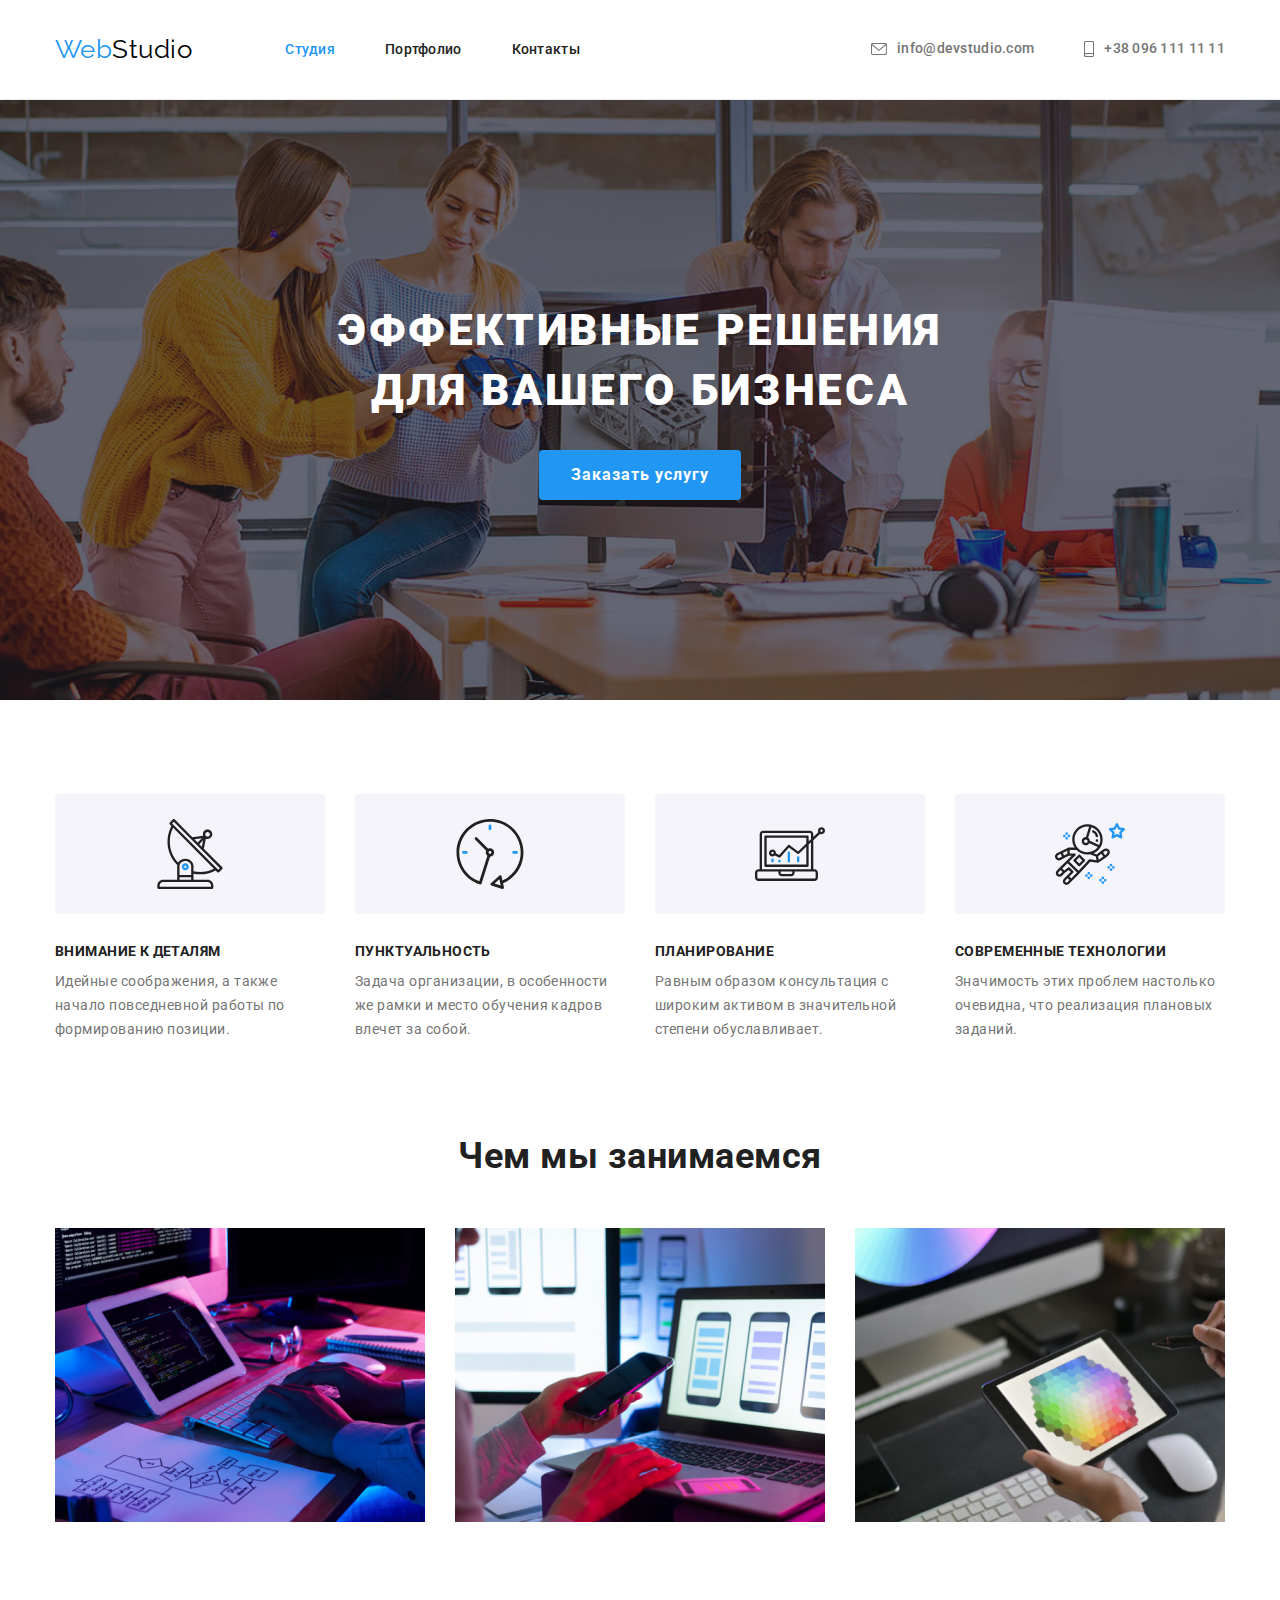
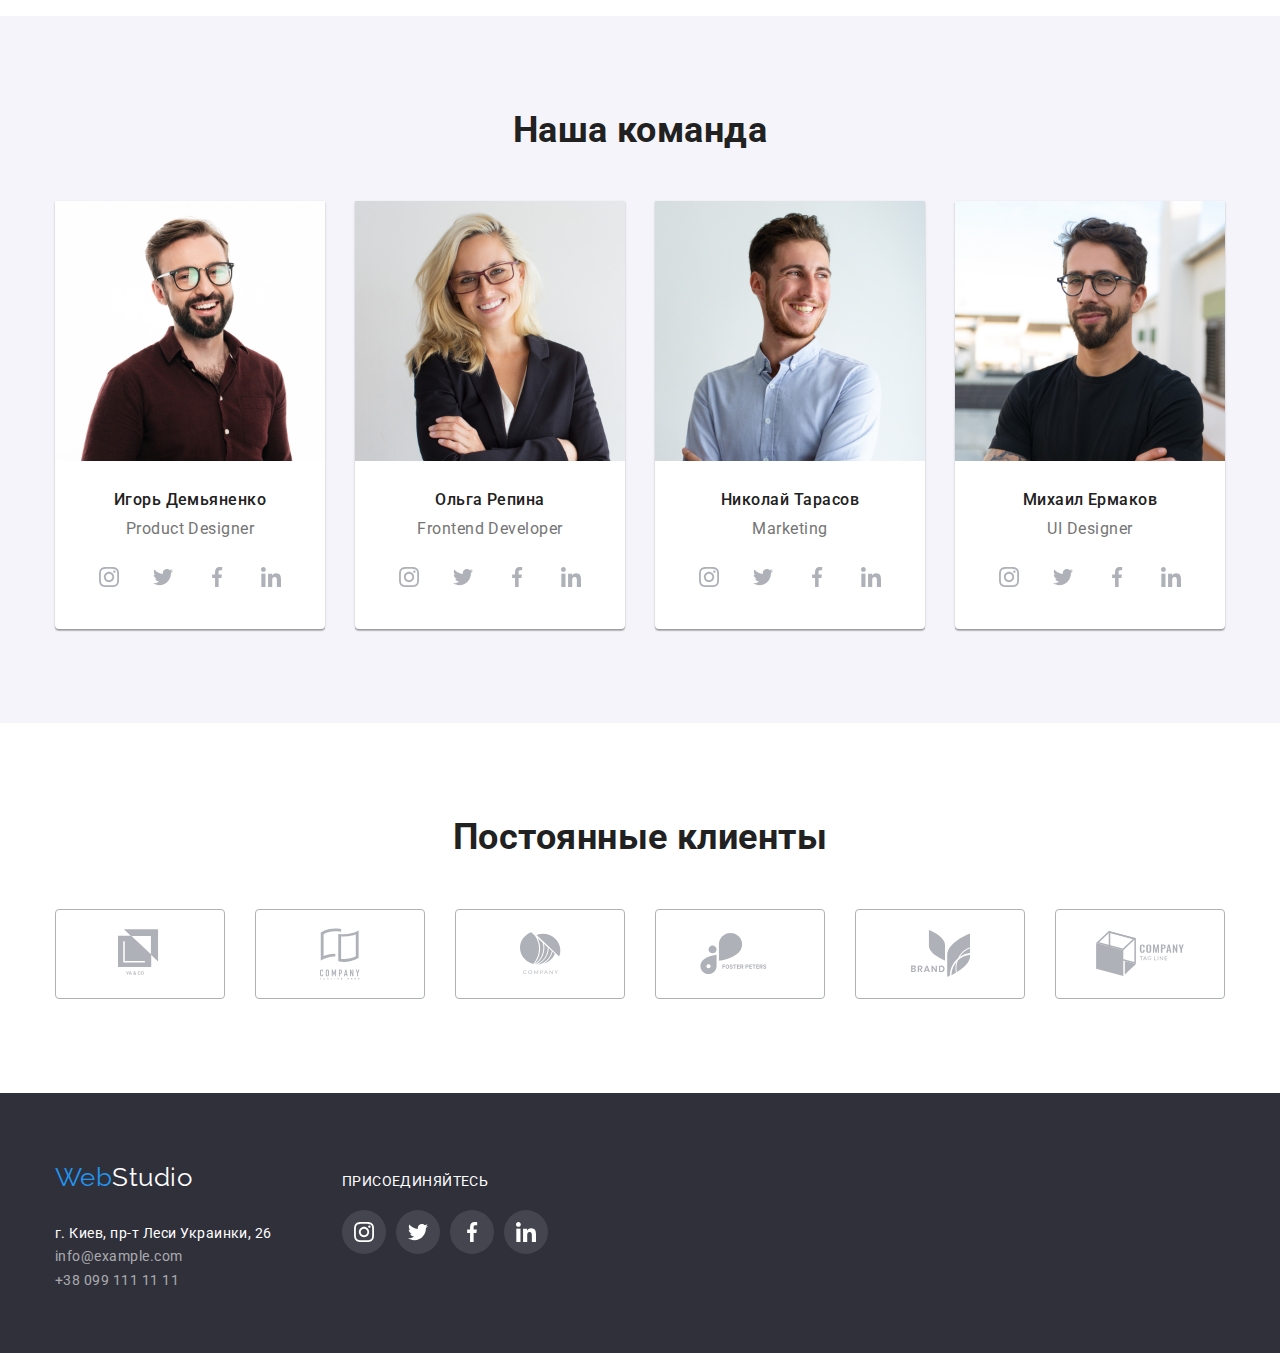
<file: index.html>
<!DOCTYPE html>
<html lang="ru">
    
<head>
    <meta charset="UTF-8">
    <meta name="viewport" content="width=device-width, initial-scale=1.0">
    <title>Document</title>
    <link rel="preconnect" href="https://fonts.gstatic.com">
    <link href="https://fonts.googleapis.com/css2?family=Raleway:wght@700&family=Roboto:wght@400;500;700;900&display=swap"
        rel="stylesheet">
    <link rel="stylesheet" href="https://cdnjs.cloudflare.com/ajax/libs/modern-normalize/1.0.0/modern-normalize.min.css" />
    <link href="css/style.css" rel="stylesheet">

</head>
<body>
    <!-- Шапка сайта -->
    <header class="page-header">
        <div class="container">
            <nav class="navigation">       
                <a href="./" class="logo">
                    Web<span class="logo-second">Studio</span>
                </a>
                <ul class="site-nav list">
                    <li class="navigation-list"><a href="./" class="link current">Студия</a></li>
                    <li class="navigation-list"><a href="./portfolio.html" class="link">Портфолио</a></li>
                    <li class="navigation-list"><a href="" class="link">Контакты</a></li>
                </ul>
            </nav>

            <address class="address">
                <ul class="contacts-nav list">
                    <li class="address-item">
                        <a href="mailto:info@devstudio.com" class="link contacts-block">
                            <svg class="email-svg">
                                <use href="./images/sprite.svg#email"></use>
                            </svg>
                            info@devstudio.com</a></li>
                    <li class="address-item">
                        <a href="tel:+380961111111" class="link contacts-block">
                            <svg class="smartphone-svg">
                                <use href="./images/sprite.svg#smartphone"><use>
                            </svg>
                            +38 096 111 11 11</a></li>
                </ul>
            </address>
        </div>
    </header>

    <main>
        <!-- Герой -->
        <section class="hero">
            <h1 class="hero-title">Эффективные решения <br> для вашего бизнеса</h1>
            <button class="hero-button" type="button">Заказать услугу</button>
        </section>

        <!-- Преимущества -->
        <section class="section features">
            <div class="container">
            <h2 hidden class="section-title">Наши преимущества</h2>
            <ul class="features-list list">
                <li class="features-list-item">
                    <div class="features-svg-block">
                    <svg class="features-svg">
                        <use href="./images/sprite.svg#antenna"></use>
                    </svg>
                    </div>
                    <h3 class="title">Внимание к деталям</h3>
                    <p class="features-paragraph">
                        Идейные соображения, а также 
                        начало повседневной работы по 
                        формированию позиции.
                    </p>
                </li>
                <li class="features-list-item">
                    <div class="features-svg-block">
                    <svg class="features-svg">
                        <use href="./images/sprite.svg#clock"></use>
                    </svg>
                    </div>
                    <h3 class="title">Пунктуальность</h3>
                    <p class="features-paragraph">
                        Задача организации, в особенности 
                        же рамки и место обучения кадров 
                        влечет за собой.
                    </p>
                </li>
                <li class="features-list-item">
                    <div class="features-svg-block">
                    <svg class="features-svg">
                        <use href="./images/sprite.svg#diagram"></use>
                    </svg>
                    </div>
                    <h3 class="title">Планирование</h3>
                    <p class="features-paragraph">
                        Равным образом консультация с 
                        широким активом в значительной 
                        степени обуславливает.
                    </p>
                </li>
                <li class="features-list-item">
                    <div class="features-svg-block">
                    <svg class="features-svg">
                        <use href="./images/sprite.svg#astronaut"></use>
                    </svg>
                    </div>
                    <h3 class="title">Современные технологии</h3>
                    <p class="features-paragraph">
                        Значимость этих проблем настолько 
                        очевидна, что реализация плановых 
                        заданий.
                    </p>
                </li>
            </ul>
            </div>
        </section>

        <!--Чем мы занимаемся-->
        <section class="section works">
            <div class="container ">
            <h2 class="section-title">Чем мы занимаемся</h2>
            <ul class="works-title list">
                <li class="works-title-list">
                    <img src="./images/img1.png" alt="десктопные приложения" 
                    width="370" height="294">
                </li>
                <li class="works-title-list">
                    <img src="./images/img2.png" alt="мобильные приложения" 
                    width="370" height="294">
                </li>
                <li class="works-title-list">
                    <img src="./images/img3.png" alt="дизайнерские решения" 
                    width="370" height="294">
                </li>
            </ul>
            </div>
        </section>

        <!-- Наша команда-->
        <section class="section employee">
            <div class="container employee-list">
                <h2 class="section-title">Наша команда</h2>
                <ul class="employees-title list">
                    <li class="employees-title-list">
                        <img src="./images/img11.jpg" alt="Игорь Демьяненко" 
                        width="270" height="260">
                            <h3 class="employee-name">Игорь Демьяненко</h3>
                        <p class="employee-position">Product Designer</p>
                        <div class="employee-social-block">
                            <a href="" class="employees-social-svg-links">
                            <svg class="employees-social-svg">
                                <use href="./images/sprite.svg#instagram"></use>
                            </svg>
                            </a>
                            <a href="" class="employees-social-svg-links">
                            <svg class="employees-social-svg">
                                <use href="./images/sprite.svg#twitter"></use>
                            </svg>
                            </a>
                            <a href=""  class="employees-social-svg-links">
                            <svg class="employees-social-svg">
                                <use href="./images/sprite.svg#facebook"></use>
                            </svg>
                            </a>
                            <a href=""  class="employees-social-svg-links">
                            <svg class="employees-social-svg">
                                <use href="./images/sprite.svg#linkedin"></use>
                            </svg>
                            </a>
                        </div>
                    </li>
                    <li class="employees-title-list">
                        <img src="./images/img22.jpg" alt="Ольга Репина" 
                        width="270" height="260">
                            <h3 class="employee-name">Ольга Репина</h3>
                        <p class="employee-position">Frontend Developer</P>
                        <div class="employee-social-block">
                            <a href="" class="employees-social-svg-links">
                                <svg class="employees-social-svg">
                                    <use href="./images/sprite.svg#instagram"></use>
                                </svg>
                            </a>
                            <a href="" class="employees-social-svg-links">
                                <svg class="employees-social-svg">
                                    <use href="./images/sprite.svg#twitter"></use>
                                </svg>
                            </a>
                            <a href="" class="employees-social-svg-links">
                                <svg class="employees-social-svg">
                                    <use href="./images/sprite.svg#facebook"></use>
                                </svg>
                            </a>
                            <a href="" class="employees-social-svg-links">
                                <svg class="employees-social-svg">
                                    <use href="./images/sprite.svg#linkedin"></use>
                                </svg>
                            </a>
                        </div>
                    </li>
                    <li class="employees-title-list">
                        <img src="./images/img33.jpg" alt="Николай Тарасов" 
                        width="270" height="260">
                            <h3 class="employee-name">Николай Тарасов</h3>
                        <p class="employee-position">
                            Marketing
                        </p>
                        <div class="employee-social-block">
                            <a href="" class="employees-social-svg-links">
                                <svg class="employees-social-svg">
                                    <use href="./images/sprite.svg#instagram"></use>
                                </svg>
                            </a>
                            <a href="" class="employees-social-svg-links">
                                <svg class="employees-social-svg">
                                    <use href="./images/sprite.svg#twitter"></use>
                                </svg>
                            </a>
                            <a href="" class="employees-social-svg-links">
                                <svg class="employees-social-svg">
                                    <use href="./images/sprite.svg#facebook"></use>
                                </svg>
                            </a>
                            <a href="" class="employees-social-svg-links">
                                <svg class="employees-social-svg">
                                    <use href="./images/sprite.svg#linkedin"></use>
                                </svg>
                            </a>
                        </div>
                    </li>
                    <li class="employees-title-list">
                        <img src="images/img44.jpg" alt="Михаил Ермаков" width="270">
                            <h3 class="employee-name">Михаил Ермаков</h3>
                        <p class="employee-position">
                            UI Designer
                        </p>
                        <div class="employee-social-block">
                            <a href="" class="employees-social-svg-links">
                                <svg class="employees-social-svg">
                                    <use href="./images/sprite.svg#instagram"></use>
                                </svg>
                            </a>
                            <a href="" class="employees-social-svg-links">
                                <svg class="employees-social-svg">
                                    <use href="./images/sprite.svg#twitter"></use>
                                </svg>
                            </a>
                            <a href="" class="employees-social-svg-links">
                                <svg class="employees-social-svg">
                                    <use href="./images/sprite.svg#facebook"></use>
                                </svg>
                            </a>
                            <a href="" class="employees-social-svg-links">
                                <svg class="employees-social-svg">
                                    <use href="./images/sprite.svg#linkedin"></use>
                                </svg>
                            </a>
                        </div>
                    </li>
                </ul>
            </div>
        </section>

        <!--постоянные клиенты-->
        <section class="section clients">
            <div class="container">  
                <h2 class="section-title">
                    Постоянные клиенты
                </h2>
                <ul class="clients-list list">
                    <li>
                    <a href="" class="clients-item-link">
                        <svg class="clients-social-svg" width= 44.27 height=49.23>
                            <use href="./images/sprite.svg#logofooter1"></use>
                        </svg>
                    </a>
                    </li>
                    <li>
                    <a href="" class="clients-item-link">
                        <svg class="clients-social-svg" width= 40 height=52>
                            <use href="./images/sprite.svg#logofooter2"></use>
                        </svg>
                    </a>
                    </li>
                    <li>
                    <a href="" class="clients-item-link">
                        <svg class="clients-social-svg" width= 41 height=42.6>
                            <use href="./images/sprite.svg#logofooter3"></use>
                        </svg>
                    </a>
                    </li>
                    <li>
                    <a href="" class="clients-item-link">
                        <svg class="clients-social-svg" width= 79.66 height=42.02>
                            <use href="./images/sprite.svg#logofooter4"></use>
                        </svg>
                    </a>
                    </li>
                    <li>
                    <a href="" class="clients-item-link">
                        <svg class="clients-social-svg" width= 59 height=47>
                            <use href="./images/sprite.svg#logofooter5"></use>
                        </svg>
                    </a>
                    </li>
                    <li>
                    <a href="" class="clients-item-link">
                        <svg class="clients-social-svg" width= 88.48 height=45.54>
                            <use href="./images/sprite.svg#logofooter6"></use>
                        </svg>
                    </a>
                    </li>
                </ul>

            </div>
        </section>

    </main>

    <!-- Подвал -->
    <footer class="addresses-style">
        <div class="inline-footer container">
            <div>
            <a href="./" class="logo">
                Web<span class="logo-second-footer">Studio</span>
            </a>
            <address class="address-style">
                <ul class="footer-address list">
                    <li>
                        г. Киев, пр-т Леси Украинки, 26
                    </li>
                    <li>
                        <a href="mailto:info@example.com" class="footer-contacts">info@example.com</a>
                    </li>
                    <li>
                        <a href="tel:+380991111111" class="footer-contacts">+38 099 111 11 11</a>
                    </li>
                </ul>
            </address>
            </div>

            <div class="social-footer">
                <p class="title-footer">
                    присоединяйтесь
                </p>
                <ul class="social-footer-list list">
                    <li class="social-footer-item">
                        <a href="" class="social-footer-link">
                            <svg class="social-svg-footer" width=20 height=20>
                                <use href="./images/sprite.svg#instagramfooter"></use>
                            </svg>
                        </a>
                    </li>
                    <li class="social-footer-item">
                        <a href="" class="social-footer-link">
                            <svg class="social-svg-footer" width=20 height=20>
                                <use href="./images/sprite.svg#twitterfooter"></use>
                            </svg>
                        </a>
                    </li>
                    <li class="social-footer-item">
                        <a href="" class="social-footer-link">
                            <svg class="social-svg-footer" width=20 height=20>
                                <use href="./images/sprite.svg#facebookfooter"></use>
                            </svg>
                        </a>
                    </li>
                    <li class="social-footer-item">
                        <a href="" class="social-footer-link">
                            <svg class="social-svg-footer" width=20 height=20>
                                <use href="./images/sprite.svg#linkedinfooter"></use>
                            </svg>
                        </a>
                    </li>
                </ul>
            </div>
            
        </div>
    </footer>

</body>
</html>
</file>
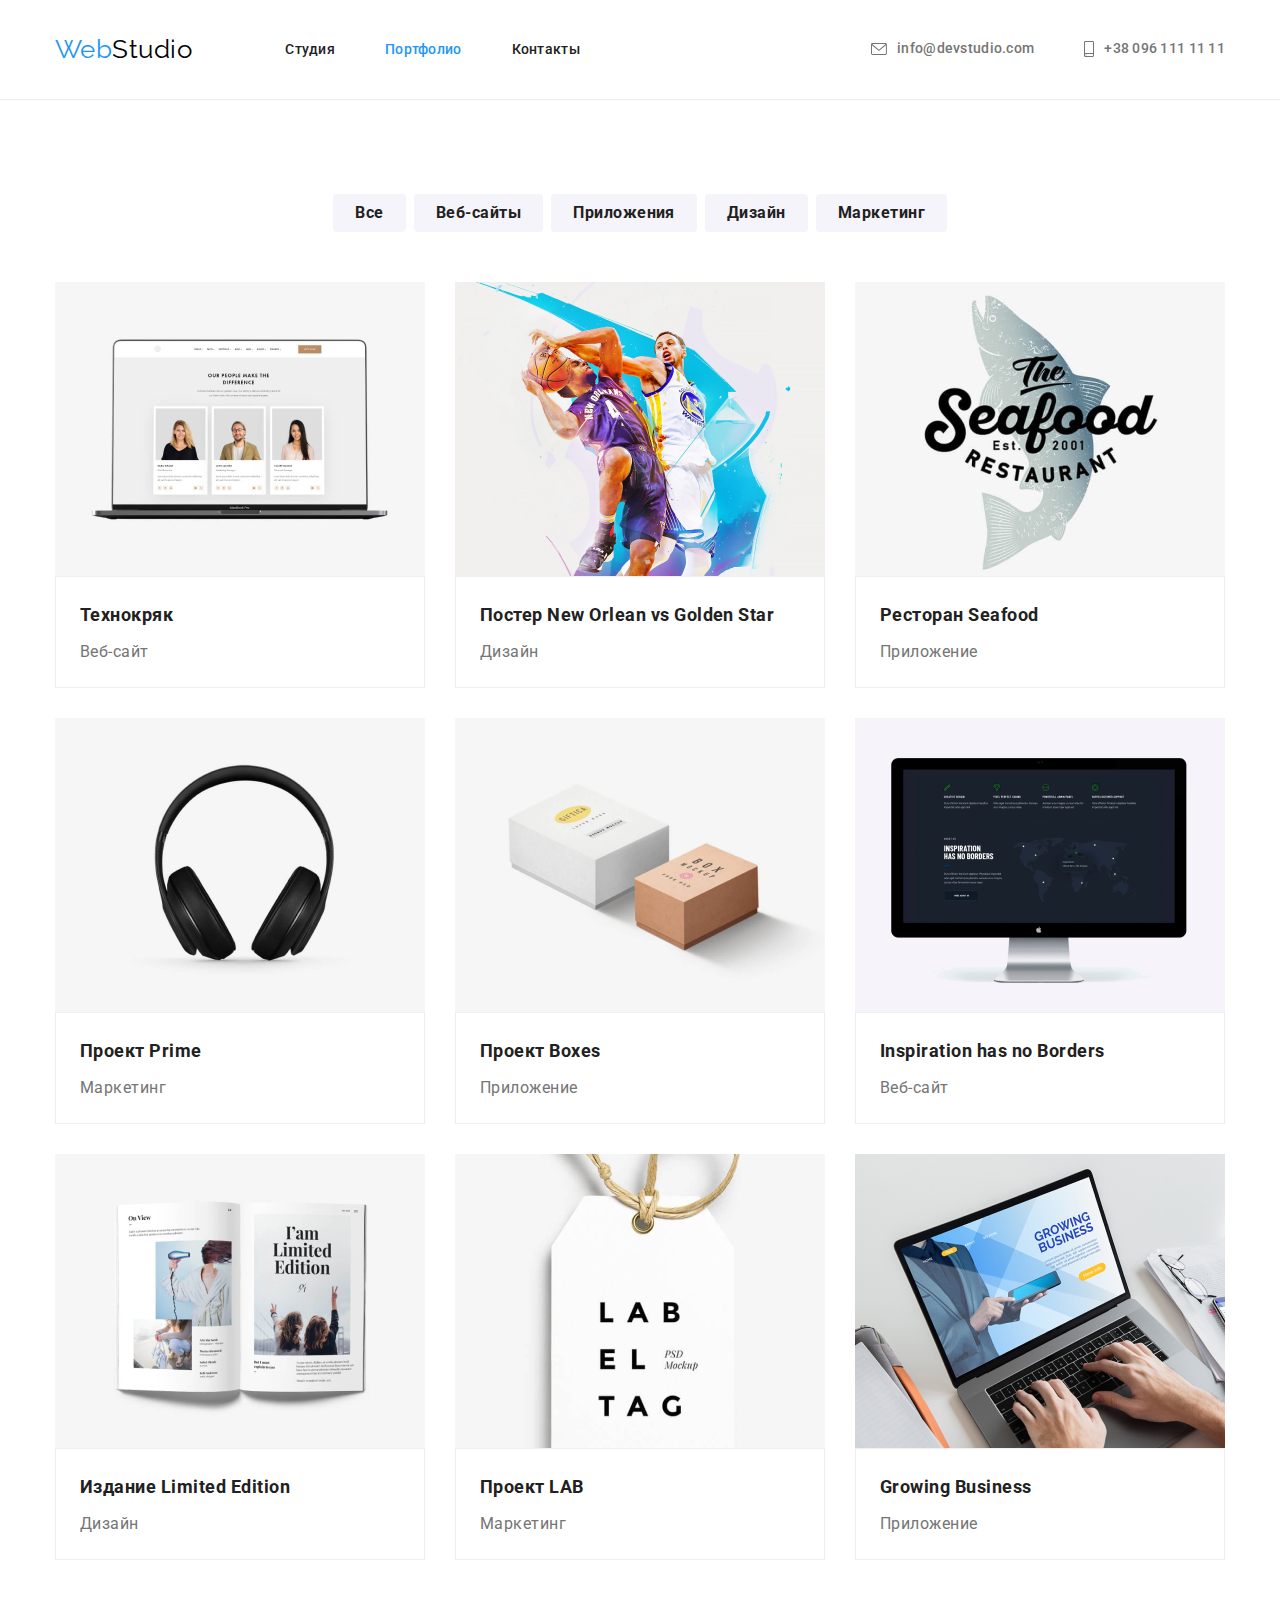
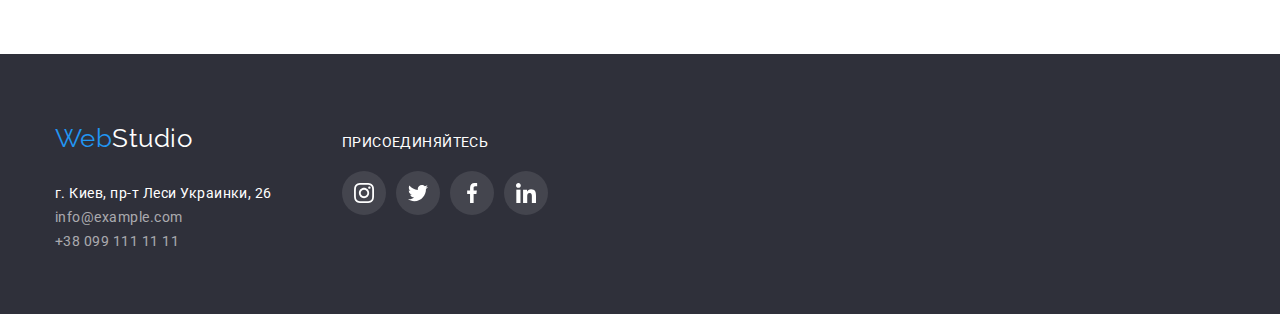
<file: portfolio.html>
<!DOCTYPE html>
<html lang="ru">

<head>
    <meta charset="UTF-8">
    <meta name="viewport" content="width=device-width, initial-scale=1.0">
    <title>Document</title>
    <link rel="stylesheet" href="https://cdnjs.cloudflare.com/ajax/libs/modern-normalize/1.0.0/modern-normalize.min.css" />
    <link rel="preconnect" href="https://fonts.gstatic.com">
    <link
        href="https://fonts.googleapis.com/css2?family=Raleway:wght@700&family=Roboto:wght@400;500;700;900&display=swap"
        rel="stylesheet">
    <link href="css/style.css" rel="stylesheet">

</head>
<body>
    <!-- Шапка сайта -->
    <header class="page-header">
        <div class="container">
            <nav class="navigation">
                <a href="./" class="logo">
                    Web<span class="logo-second">Studio</span>
                </a>
                <ul class="site-nav list">
                    <li class="navigation-list"><a href="./" class="link">Студия</a></li>
                    <li class="navigation-list"><a href="./portfolio.html" class="link current">Портфолио</a></li>
                    <li class="navigation-list"><a href="" class="link">Контакты</a></li>
                </ul>
            </nav>
    
            <address class="address">
                <ul class="contacts-nav list">
                    <li class="address-item">
                        <a href="mailto:info@devstudio.com" class="link contacts-block">
                            <svg class="email-svg">
                                <use href="./images/sprite.svg#email"></use>
                            </svg>
                            info@devstudio.com</a></li>
                    <li class="address-item">
                        <a href="tel:+380961111111" class="link contacts-block">
                            <svg class="smartphone-svg">
                                <use href="./images/sprite.svg#smartphone">
                                    <use>
                            </svg>
                            +38 096 111 11 11</a></li>
                </ul>
            </address>
        </div>
    </header>

    <main class="page-main">
        <section>
            <div class="container">
                <h1 hidden class="portfolio-title">Портфолио</h1>
                <nav class="nav-filter">
                    <ul class="portfolio-list list">
                        <li class="item">
                            <button class="filter-button" type="button">Все</button>
                        </li>
                        <li class="item">
                            <button class="filter-button" type="button">Веб-сайты</button>
                        </li>
                        <li class="item">
                            <button class="filter-button" type="button">Приложения</button>
                        </li>
                        <li class="item">
                            <button class="filter-button" type="button">Дизайн</button>
                        </li>
                        <li class="item">
                            <button class="filter-button" type="button">Маркетинг</button>
                        </li>
                    </ul>
                </nav>
            </div>

            <div class="container">
                <ul class="portfolio-examples list">
                    <li class="item">
                        <a href="" class="portfolio-examples-link">
                            <img src="./images/portfolio/1img.png" alt="Веб-сайт" 
                            width="370"
                            height="294">
                            <div class="item-card">
                            <h2 class="example-name">Технокряк</h2>
                            <p class="example-type">Веб-сайт</p>
                            </div>
                        </a>
                    </li>
                    <li class="item">
                        <a href="" class="portfolio-examples-link">
                            <img src="./images/portfolio/2img.png" alt="Дизайн" 
                            width="370"
                            height="294">
                            <div class="item-card">
                            <h2 class="example-name">Постер New Orlean vs Golden Star</h2>
                            <p class="example-type">Дизайн</p>
                            </div>
                        </a>
                    </li>
                    <li class="item">
                        <a href="" class="portfolio-examples-link">
                            <img src="./images/portfolio/3img.png" alt="Приложение" 
                            width="370"
                            height="294">
                            <div class="item-card">
                            <h2 class="example-name">Ресторан Seafood</h2>
                            <p class="example-type">Приложение</p>
                            </div>
                        </a>
                    </li>
                    <li class="item">
                        <a href="" class="portfolio-examples-link">
                            <img src="./images/portfolio/4img.png" alt="Маркетинг" 
                            width="370"
                            height="294">
                            <div class="item-card">
                            <h2 class="example-name">Проект Prime</h2>
                            <p class="example-type">Маркетинг</p>
                            </div>
                        </a>
                    </li>
                    <li class="item">
                        <a href="" class="portfolio-examples-link">
                            <img src="./images/portfolio/5img.png" alt="Приложение" 
                            width="370"
                            height="294">
                            <div class="item-card">
                            <h2 class="example-name">Проект Boxes</h2>
                            <p class="example-type">Приложение</p>
                            </div>
                        </a>
                    </li>
                    <li class="item">
                        <a href="" class="portfolio-examples-link">
                            <img src="./images/portfolio/6img.png" alt="Веб-сайт" 
                            width="370"
                            height="294">
                            <div class="item-card">
                            <h2 class="example-name">Inspiration has no Borders</h2>
                            <p class="example-type">Веб-сайт</p>
                            </div>
                        </a>
                    </li>
                    <li class="item">
                        <a href="" class="portfolio-examples-link">
                            <img src="./images/portfolio/7img.png" alt="Дизайн" 
                            width="370"
                            height="294">
                            <div class="item-card">
                            <h2 class="example-name">Издание Limited Edition</h2>
                            <p class="example-type">Дизайн</p>
                            </div>
                        </a>
                    </li>
                    <li class="item">
                        <a href="" class="portfolio-examples-link">
                            <img src="./images/portfolio/8img.png" alt="Маркетинг" 
                            width="370"
                            height="294">
                            <div class="item-card">
                            <h2 class="example-name">Проект LAB</h2>
                            <p class="example-type">Маркетинг</p>
                            </div>
                        </a>
                    </li>
                    <li class="item">
                        <a href="" class="portfolio-examples-link">
                            <img src="./images/portfolio/9img.png" alt="Приложение" 
                            width="370"
                            height="294">
                            <div class="item-card">
                            <h2 class="example-name">Growing Business</h2>
                            <p class="example-type">Приложение</p>
                            </div>
                        </a>
                    </li>
                </ul>
            </div>
        </section>
    </main>

    <!-- Подвал -->
    <footer class="addresses-style">
        <div class="container inline-footer">
            <div>
                <a href="./" class="logo">
                    Web<span class="logo-second-footer">Studio</span>
                </a>
                <address class="address-style">
                    <ul class="footer-address list">
                        <li>
                            г. Киев, пр-т Леси Украинки, 26
                        </li>
                        <li>
                            <a href="mailto:info@example.com" class="footer-contacts">info@example.com</a>
                        </li>
                        <li>
                            <a href="tel:+380991111111" class="footer-contacts">+38 099 111 11 11</a>
                        </li>
                    </ul>
                </address>
            </div>
    
            <div class="social-footer">
                <p class="title-footer">
                    присоединяйтесь
                </p>
                <ul class="social-footer-list list">
                    <li class="social-footer-item">
                        <a href="" class="social-footer-link">
                            <svg class="social-svg-footer" width=20 height=20>
                                <use href="./images/sprite.svg#instagramfooter"></use>
                            </svg>
                        </a>
                    </li>
                    <li class="social-footer-item">
                        <a href="" class="social-footer-link">
                            <svg class="social-svg-footer" width=20 height=20>
                                <use href="./images/sprite.svg#twitterfooter"></use>
                            </svg>
                        </a>
                    </li>
                    <li class="social-footer-item">
                        <a href="" class="social-footer-link">
                            <svg class="social-svg-footer" width=20 height=20>
                                <use href="./images/sprite.svg#facebookfooter"></use>
                            </svg>
                        </a>
                    </li>
                    <li class="social-footer-item">
                        <a href="" class="social-footer-link">
                            <svg class="social-svg-footer" width=20 height=20>
                                <use href="./images/sprite.svg#linkedinfooter"></use>
                            </svg>
                        </a>
                    </li>
                </ul>
            </div>
    
        </div>
    </footer>
    
</body>
    
</html>
</file>
<file: css/style.css>
:root {
  --primary-text-color: #757575;
  --title-text-color: #212121;
  --accent-color: #2196f3;
  --primary-page-color: #ffffff;
}

body {
  background-color: var(--primary-page-color);
  color: var(--primary-text-color);
  font-family: Roboto, sans-serif;
  letter-spacing: 0.03em;
}

.list {
  list-style: none;
}

h1,
h2,
h4,
h4,
h5,
h6 {
  margin: 0;
}

ul,
ol {
  margin: 0;
  padding-inline-start: 0;
}

a {
  margin: 0;
}

img {
  display: block;
}

.container {
  margin-left: auto;
  margin-right: auto;
  width: 1200px;
  padding: 0 15px;
}

/*Шапка сайта*/
.page-header {
  padding-top: 25px;
  padding-bottom: 25px;
  border-bottom: 1px solid #ececec;
}

.page-header .container {
  display: flex;
  align-items: center;
}

.navigation {
  display: flex;
  align-items: center;
}

.logo {
  color: var(--accent-color);
  text-decoration: none;
  font-family: Raleway, sans-serif;
  font-size: 26px;
  line-height: 1.88;
}

.page-header .logo {
  margin-right: 93px;
}

.logo-second {
  color: #000000;
}

.site-nav .link {
  color: var(--title-text-color);
  text-decoration: none;
  font-weight: 500;
  font-size: 14px;
  line-height: 1.2;
  letter-spacing: 0.02em;
}

.site-nav {
  display: flex;
}

.site-nav .link:hover,
.site-nav .link:focus {
  color: var(--accent-color);
}

.navigation-list:not(:last-child) {
  margin-right: 50px;
}

.email-svg {
  width: 16px;
  height: 12px;
  margin-right: 10px;
  fill: var(--primary-text-color);
}

.smartphone-svg {
  width: 10px;
  height: 16px;
  margin-right: 10px;
  fill: var(--primary-text-color);
}

.address-item:not(:last-child) {
  margin-right: 50px;
}

.link.current {
  color: var(--accent-color);
}

.contacts-nav {
  display: flex;
}

.page-header .address {
  margin-left: auto;
}

.address-item .link {
  display: flex;
  align-items: center;
  color: var(--primary-text-color);
  text-decoration: none;
  font-style: normal;
  font-weight: 500;
  font-size: 14px;
  line-height: 1.14;
  letter-spacing: 0.02em;
}

.address-item .link:hover,
.address-item .link:focus {
  color: var(--accent-color);
}

.contacts-block:hover .email-svg,
.contacts-block:focus .email-svg {
  fill: currentColor;
}

.contacts-block:hover .smartphone-svg,
.contacts-block:focus .smartphone-svg {
  fill: currentColor;
}

/*section*/
.section-title {
  color: var(--title-text-color);
  font-size: 36px;
  line-height: 1.16;
  text-align: center;
  margin-bottom: 50px;
}

/*Герой*/
.hero {
  background-image: linear-gradient(
      rgba(47, 48, 58, 0.4),
      rgba(47, 48, 58, 0.4)
    ),
    url(../images/hero.png);
  background-color: #ffffff;
  background-position: center;
  max-width: 1600px;
  background-repeat: no-repeat;
  text-align: center;
  margin-left: auto;
  margin-right: auto;
  padding-top: 200px;
  padding-bottom: 200px;
}

.hero-title {
  color: var(--primary-page-color);
  font-weight: 900;
  font-size: 44px;
  line-height: 1.37;
  letter-spacing: 0.06em;
  text-transform: uppercase;
  margin-bottom: 30px;
}

.hero-button {
  background-color: var(--accent-color);
  color: var(--primary-page-color);

  display: inline-block;
  border: 1px transparent;
  min-width: 200px;
  height: 50px;
  text-decoration: none;
  font-weight: bold;
  font-size: 16px;
  line-height: 1.875;
  letter-spacing: 0.06em;
  border-radius: 4px;
  cursor: pointer;
  padding: 10px 32px;
  text-decoration: none;
}

/*Преимущества*/
.features {
  padding-top: 94px;
  padding-bottom: 94px;
}

.features-list .title {
  color: var(--title-text-color);
  font-size: 14px;
  line-height: 1.14;
  letter-spacing: 0.03em;
  text-transform: uppercase;
  margin-bottom: 10px;
  margin-top: 0px;
}

.features-list-item:not(:last-child) {
  margin-right: 30px;
}

.features-paragraph {
  min-width: 270px;
  margin-top: 0px;
  margin-bottom: 0px;
}

.container .features-list {
  display: flex;
}

.features-paragraph {
  font-size: 14px;
  line-height: 1.7;
}

.features-svg {
  width: 70px;
  height: 70px;
}

.features-svg-block {
  display: flex;
  background-color: #f5f4fa;
  align-items: center;
  justify-content: center;
  width: 270px;
  height: 120px;
  border-radius: 4px;
  margin-bottom: 30px;
}

/*чем мы занимаемся*/
.works {
  padding-bottom: 94px;
}

.works-title {
  display: flex;
}

.works-title-list:not(:last-child) {
  margin-right: 30px;
}

/*наша команда*/

.employees-title {
  display: flex;
  justify-content: space-between;
}

.employees-title li {
  background: #ffffff;
  box-shadow: 0px 1px 3px rgba(0, 0, 0, 0.12), 0px 1px 1px rgba(0, 0, 0, 0.14),
    0px 2px 1px rgba(0, 0, 0, 0.2);
  border-radius: 0px 0px 4px 4px;
}

.employee {
  padding-top: 94px;
  padding-bottom: 94px;
  background-color: #f5f4fa;
  text-align: center;
  margin-left: auto;
  margin-right: auto;
}

.employee-name {
  color: var(--title-text-color);
  font-weight: 500;
  font-size: 16px;
  line-height: 1.18;
  margin-top: 30px;
  margin-bottom: 10px;
  text-align: center;
}
.employee-position {
  color: var(--primary-text-color);
  font-size: 16px;
  line-height: 1.18;
  margin-top: 0;
  margin-bottom: 16px;
  text-align: center;
}

.employee-social-block {
  display: flex;
  justify-content: center;
  align-items: center;
  width: 206px;
  height: 44px;
  margin: 0 32px 30px 32px;
}

.employees-social-svg-links {
  display: flex;
  align-items: center;
  justify-content: center;
  width: 44px;
  height: 44px;
}

.employees-social-svg-links:hover .employees-social-svg {
  fill: #ffffff;
}

.employees-social-svg-links:hover {
  background: var(--accent-color);
  border-radius: 50%;
}

.employees-social-svg-links:not(:last-child) {
  margin-right: 10px;
}

.employees-social-svg {
  fill: #afb1b8;
  width: 20px;
  height: 20px;
}
/*наши клиенты*/
.clients {
  padding-top: 94px;
  padding-bottom: 94px;
}

.clients-list {
  display: flex;
  align-items: center;
  justify-content: space-between;
}

.clients-item-link {
  display: flex;
  align-items: center;
  justify-content: center;
  width: 170px;
  height: 90px;
  border: 1px solid #afb1b8;
  border-radius: 4px;
}

.clients-social-svg {
  fill: #afb1b8;
}

.clients-item-link:hover {
  border: 1px solid var(--accent-color);
}

.clients-item-link:hover .clients-social-svg {
  fill: var(--accent-color);
}

/*подвал*/

.addresses-style {
  text-decoration: none;
  background-color: #2f303a;
  padding-top: 60px;
  padding-bottom: 60px;
  margin-left: auto;
  margin-right: auto;
}

.footer-address {
  color: #ffffff;
  font-size: 14px;
  line-height: 1.7;
}

.footer-contacts {
  color: rgba(255, 255, 255, 0.6);
  font-size: 14px;
  line-height: 1.7;
  text-decoration: none;
  margin-top: 9px;
}

.inline-footer {
  display: flex;
  align-items: baseline;
}

.social-footer {
  margin-left: 70px;
}

.social-footer-list {
  display: flex;
  justify-content: space-between;
  width: 206px;
}

.title-footer {
  color: var(--primary-page-color);
  font-size: 14px;
  line-height: 1.14;
  letter-spacing: 0.03em;
  text-transform: uppercase;
  margin-bottom: 20px;
}

.social-footer-link {
  display: flex;
  align-items: center;
  justify-content: center;
  background: rgba(255, 255, 255, 10%);
  width: 44px;
  height: 44px;
  border-radius: 50%;
}

.social-svg-footer {
  fill: #ffffff;
}

.social-footer-link:hover {
  background: var(--accent-color);
}

.nav-filter {
  padding-top: 94px;
  padding-bottom: 50px;
}

.filter-button {
  background-color: #f5f4fa;
  color: var(--title-text-color);
  text-align: center;
  display: inline-block;
  border: 1px transparent;
  min-width: 73px;
  height: 38px;
  text-decoration: none;
  font-weight: bold;
  border-radius: 4px;
  cursor: pointer;
  padding: 6px 22px;
  font-size: 16px;
  line-height: 1.625;
  letter-spacing: 0.03em;
}

.portfolio-list {
  display: flex;
  justify-content: center;
}

.portfolio-list .item:not(:last-child) {
  margin-right: 8px;
}

.portfolio-list .filter-button:hover,
.portfolio-list .filter-button:focus {
  background-color: var(--accent-color);
  color: var(--primary-page-color);
}

.address-style {
  margin-top: 20px;
  font-style: normal;
}

.address-margin:not(:last-child) {
  margin-bottom: 9px;
}

.portfolio-examples {
  display: flex;
  flex-wrap: wrap;
  padding-bottom: 94px;
}

.portfolio-examples .item {
  margin-right: 30px;
  margin-bottom: 30px;
}

.portfolio-examples .item:nth-last-child(-n + 3) {
  margin-bottom: 0;
}

.portfolio-examples .item:nth-child(3n) {
  margin-right: 0;
}

.portfolio-examples-link {
  text-decoration: none;
}

.item img {
  display: block;
  max-width: 100%;
  height: auto;
}
.item-card {
  padding: 20px 24px;
  background: #ffffff;
  border: 1px solid #eeeeee;
}

.item:hover,
.item:focus {
  box-shadow: 0px 1px 1px rgba(0, 0, 0, 0.12), 0px 4px 4px rgba(0, 0, 0, 0.06),
    1px 4px 6px rgba(0, 0, 0, 0.16);
}

.example-name {
  font-size: 18px;
  line-height: 2;
  letter-spacing: 0.06ems;
  color: var(--title-text-color);
  margin-bottom: 4px;
}

.example-type {
  font-size: 16px;
  line-height: 1.87;
  color: var(--primary-text-color);
  margin: 0;
}

.logo-second-footer {
  color: var(--primary-page-color);
}
</file>
